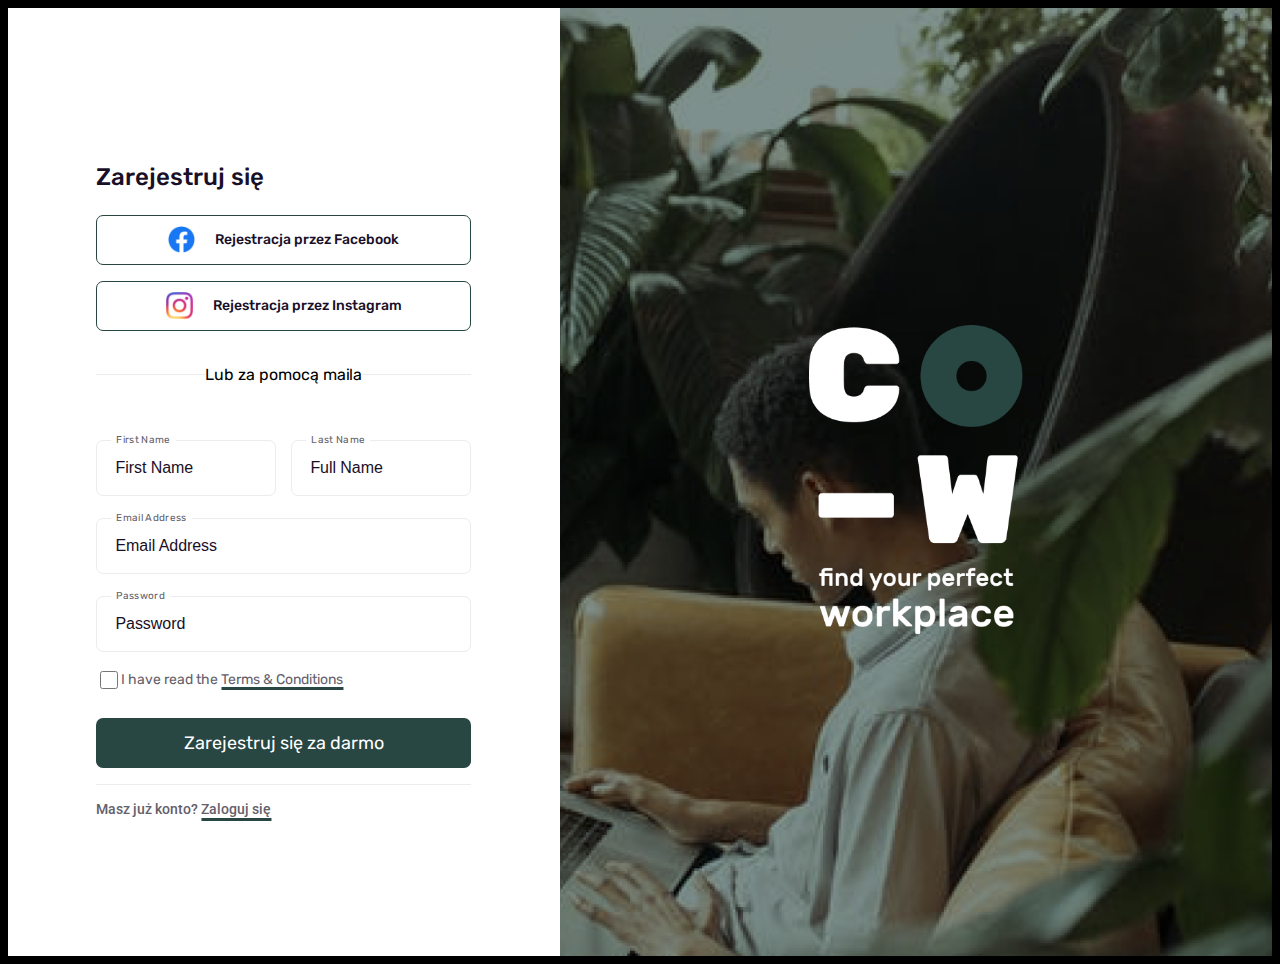
<file: 01.00 Signup/index.html>
<!DOCTYPE html>
<html lang="en">
  <head>
    <meta charset="UTF-8" />
    <meta http-equiv="X-UA-Compatible" content="IE=edge" />
    <meta name="viewport" content="width=device-width, initial-scale=1.0" />
    <link rel="stylesheet" href="styles.css" />
    <link rel="preconnect" href="https://fonts.googleapis.com" />
    <link rel="preconnect" href="https://fonts.gstatic.com" crossorigin />
    <link
      href="https://fonts.googleapis.com/css2?family=Rubik:wght@500&display=swap"
      rel="stylesheet"
      rel="preconnect"
      href="https://fonts.googleapis.com"
    />
    <link rel="preconnect" href="https://fonts.googleapis.com" />
    <link rel="preconnect" href="https://fonts.gstatic.com" crossorigin />
    <link
      href="https://fonts.googleapis.com/css2?family=Roboto:wght@500&display=swap"
      rel="stylesheet"
    />
    <title>Homework</title>
  </head>
  <body>
    <div class="main-section">
      <div class="form">
        <h1>Zarejestruj się</h1>
        <div class="reg-buttons">
          <a
            href="https://m.facebook.com/login/?locale=en_GB"
            target="blank"
            style="text-decoration: none"
            class="button"
          >
            <img
              class="facebook-instagram-icon"
              src="/images/facebook.png"
              alt="facebook logo"
            />Rejestracja przez Facebook
          </a>

          <a
            href="https://www.instagram.com/accounts/login/?"
            target="blank"
            style="text-decoration: none"
            class="button"
          >
            <img
              class="facebook-instagram-icon"
              src="/images/instagram.png"
              alt="instagram logo"
            />Rejestracja przez Instagram
          </a>
        </div>

        <div class="text-divider">
          <div class="divider"></div>
          Lub za pomocą maila
          <div class="divider"></div>
        </div>
        <form>
          <div class="names-container">
            <div class="names">
              <label for="first-name">First Name </label>
              <input class="inputs" type="text" placeholder="First Name" />
            </div>

            <div class="names">
              <label for="last-name">Last Name</label>
              <input class="inputs" type="text" placeholder="Full Name" />
            </div>
          </div>

          <div class="names">
            <label for="email">Email Address</label>
            <input class="inputs" type="email" placeholder="Email Address" />

            <label for="password">Password</label>
            <input class="inputs" type="password" placeholder="Password" />
          </div>

          <div class="terms">
            <input class="check" type="checkbox" />
            <span>
              I have read the
              <a href="" class="grey-text"> Terms & Conditions</a>
            </span>
          </div>

          <a
            class="registration-button"
            href=""
            target="blank"
            style="text-decoration: none"
          >
            Zarejestruj się za darmo
          </a>
        </form>
        <div>
          <div class="divider"></div>
        </div>

        <div class="account">
          <span>
            Masz już konto?
            <a href="" class="grey-text">Zaloguj się</a>
          </span>
        </div>
      </div>
      <div class="image-section">
        <div class="group">
          <img src="/images/group.png" />
        </div>
      </div>
    </div>
  </body>
</html>
</file>
<file: 01.00 Signup/styles.css>
body {
  font-family: Rubik;
  background-color: black;
}
.main-section {
  display: flex;
  background: #ffffff;
  max-width: 1920px;
  margin: auto;
}
.form {
  display: flex;
  flex-direction: column;
  box-sizing: border-box;
  justify-content: center;
  width: 44%;
  padding: 11% 7%;
}
.image-section {
  display: flex;
  align-items: center;
  justify-content: center;
  width: 57%;
  background-image: url(/images/background1.png);
  background-color: #29474399;
  background-size: cover;
  background-position: center;
  background-blend-mode: multiply;
}
.group {
  width: 30%;
}
.group img {
  max-width: 100%;
  height: auto;
}
h1 {
  font-weight: 500;
  font-size: 24px;
  line-height: 28px;
  letter-spacing: -0.06px;
  color: #190f27;
  padding-bottom: 2%;
}
.reg-buttons {
  display: flex;
  flex-direction: column;
  gap: 16px;
}
.button {
  display: flex;
  align-items: center;
  justify-content: center;
  height: 50px;
  border: 1.5px solid #284642;
  box-sizing: border-box;
  border-radius: 7px;
  background-color: #ffffff;
  font-size: 14px;
  font-weight: 500;
  line-height: 17px;
  color: #190f27;
}
.button:hover {
  background-color: hsl(209, 68%, 77%);
  cursor: default;
}

.facebook-instagram-icon {
  width: 27px;
  height: 27px;
  padding-right: 20px;
}
.text-divider {
  display: flex;
  justify-content: center;
  align-items: center;
  font-size: 16px;
  line-height: 23px;
  letter-spacing: -0.0571429px;
  padding: 32px 0px;
}
.divider {
  display: flex;
  flex: 1;
  height: 1px;
  background-color: #edebf0;
}
.names-container {
  display: flex;
  column-gap: 15px;
}
.names {
  display: flex;
  flex-direction: column;
  flex: 1;
}
.inputs {
  width: 100%;
  height: 56px;
  padding-left: 18px;
  box-sizing: border-box;
  border: 1px solid #edebf0;
  border-radius: 7px;
  font-size: 16px;
  letter-spacing: -0.0571429px;
}
textarea:focus,
input:focus {
  outline: 1px solid #284642;
}
label {
  width: fit-content;
  position: relative;
  color: #64606a;
  background-color: white;
  font-size: 10px;
  left: 15px;
  top: 15px;
  letter-spacing: 0.333333px;
  padding: 0px 5px 8px 5px;
  line-height: 14px;
}
::placeholder {
  color: #190f27;
  height: 23px;
  font-size: 16px;
}
.registration-button {
  display: flex;
  justify-content: center;
  align-items: center;
  border-radius: 7px;
  color: white;
  height: 50px;
  font-size: 18px;
  background: #284642;
  margin-bottom: 16px;
  cursor: url(/images/Normal\ Select\ -\ Black.cur), auto;
}
.account {
  font-family: Roboto;
  font-size: 14px;
  color: #64606a;
  margin-top: 16px;
  font-weight: 500;
}
.terms {
  color: #64606a;
  display: flex;
  align-items: center;
  font-size: 14px;
  padding-top: 16px;
  padding-bottom: 26px;
}
.check {
  height: 18px;
  width: 18px;
  cursor: pointer;
}
.grey-text {
  color: #64606a;
  text-decoration: underline solid #284642;
  text-decoration-thickness: 3px;
  text-underline-position: under;
}

/* Medium
  devices
  (landscape tablets, 910px and down) */
@media only screen and (max-width: 910px) {
  .main-section {
    flex-direction: column-reverse;
    width: 100%;
  }
  .image-section {
    background-image: url(/images/background1-small.png);
    justify-content: flex-start;
    width: 100%;
    height: 590px;
  }
  .form {
    width: 100%;
    padding: 11% 11%;
  }
  .group {
    width: 39%;
    padding: 9%;
  }

  .names-container {
    flex-direction: column;
  }
}

/* Small devices (portrait tablets and large phones, 320px and down) */
@media only screen and (max-width: 320px) {
  .image-section {
    height: 240px;
  }
  .form {
    padding: 11% 7%;
  }
  .button {
    font-size: 12px;
    font-weight: 500;
    line-height: 14px;
  }
  .text-divider {
    font-size: 10px;
    line-height: 14px;
    letter-spacing: 0.333333px;
    padding: 20px 0px 15px 0px;
  }
  .registration-button {
    font-size: 14px;
    line-height: 20px;
  }
  .account {
    font-size: 12px;
    line-height: 14px;
    font-family: Rubik;
  }
  .terms {
    font-size: 12px;
    padding: 20px 0px 20px 0px;
  }
}
</file>
